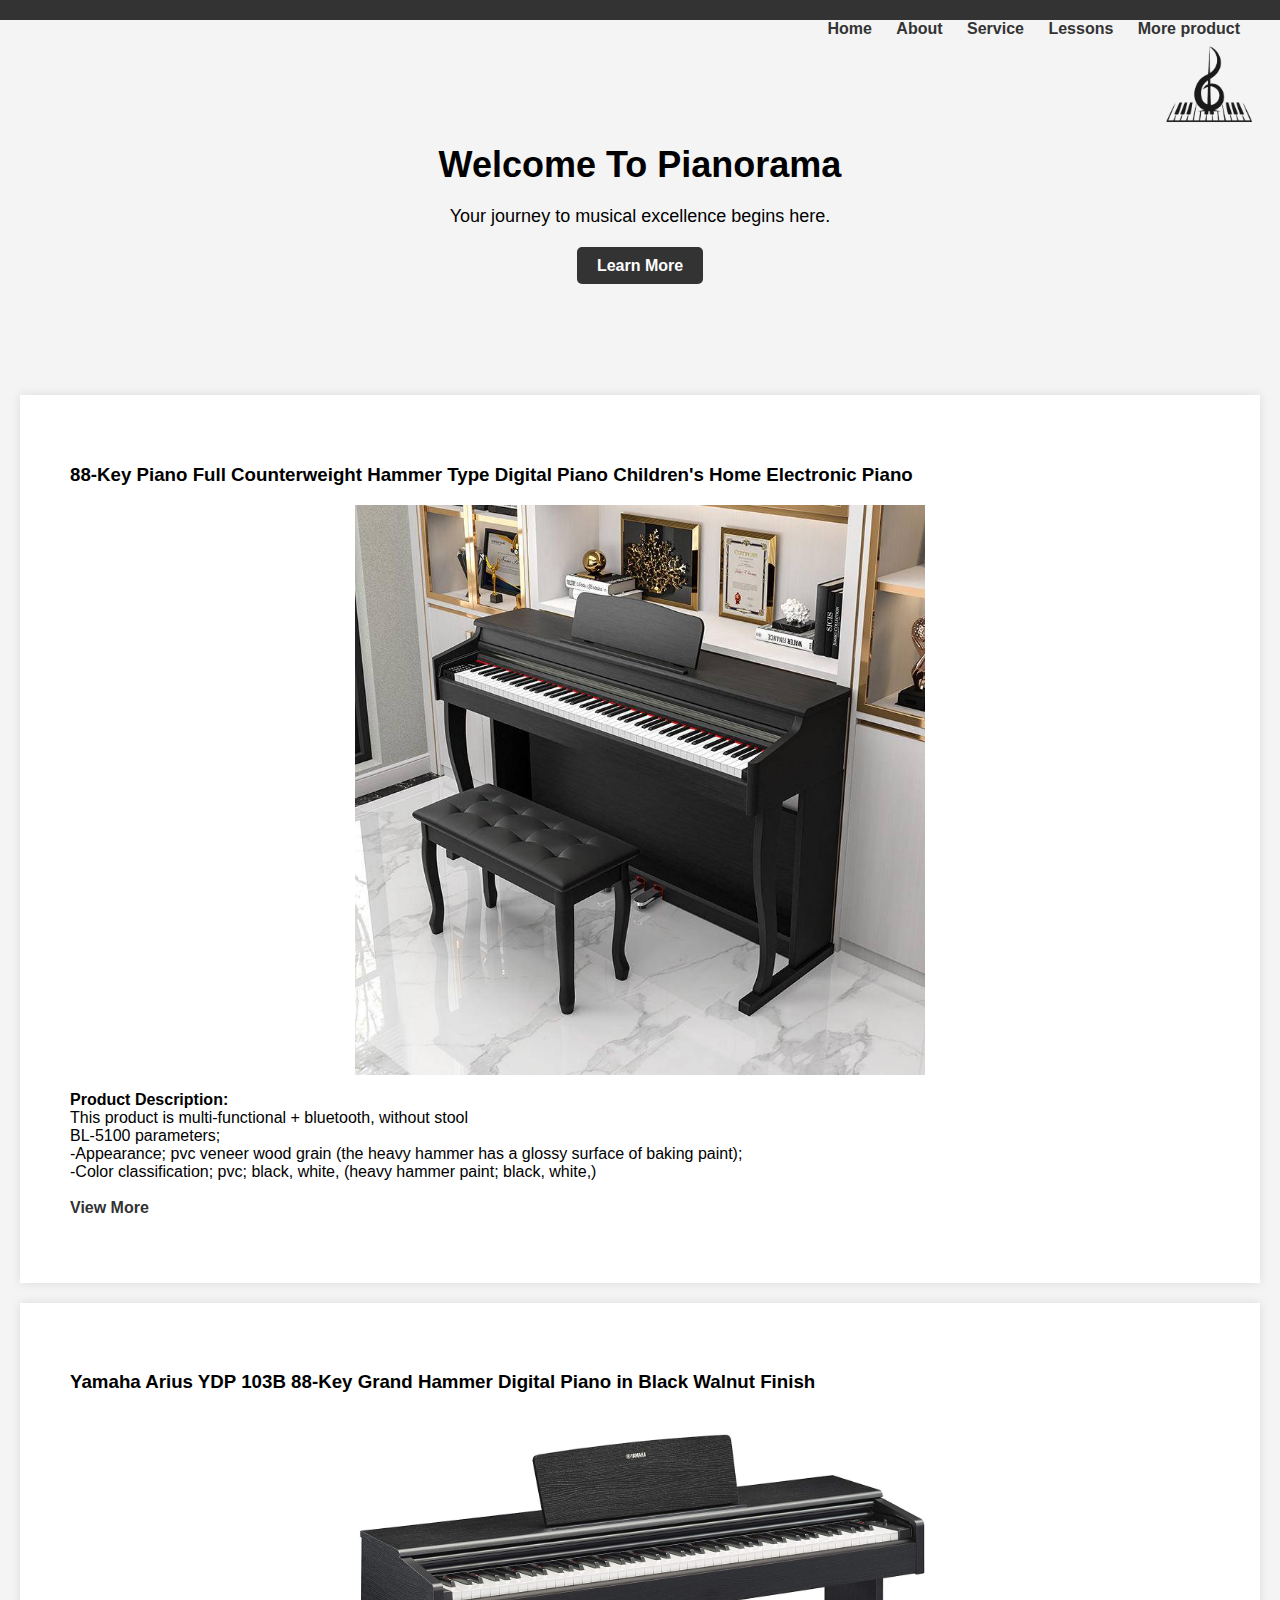
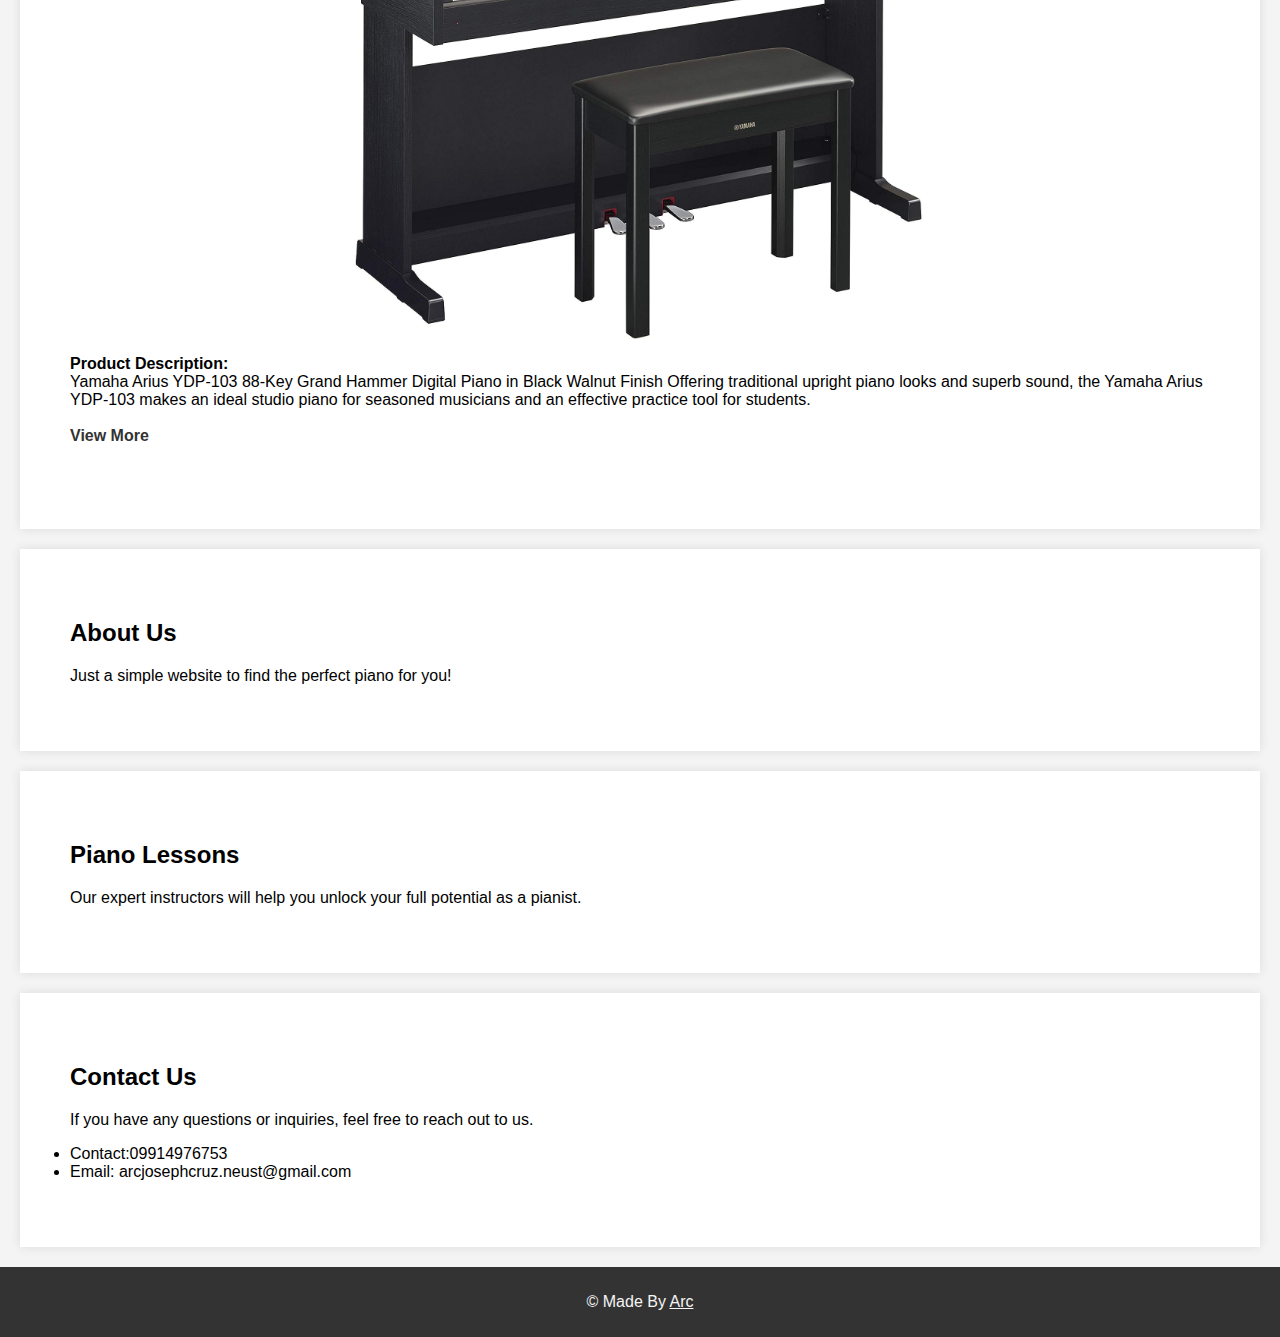
<file: index.html>
<!DOCTYPE html>
<html lang="en">
<head>
    <meta charset="UTF-8">
    <meta name="viewport" content="width=device-width, initial-scale=1.0">
    <link rel="stylesheet" href="css/analog.css">
    <title>Pianorama</title>
</head>
<body>
    <header>
        <nav>
            <img src="images/icon1.png" alt="Piano Icon" class="piano-icon">
            <ul class="hover">
                <li><a href=".//index.html">Home</a></li>
                <li><a href="#">About</a></li>
                <li><a href="#">Service</a></li>
                <li><a href="#">Lessons</a></li>
                <li><a href="#">More product</a></li>
            
            </ul>
        </nav>
    </header>

    <article class="hero">
        <h1>Welcome To Pianorama</h1>
        <p>Your journey to musical excellence begins here.</p>
        <a href="#" class="btn1">Learn More</a>
    </article>

    <section class="events">
        <h3>88-Key Piano Full Counterweight Hammer Type Digital Piano Children's Home Electronic Piano 
        
        </h3>
       <img class="center" src="images/sell1.jpg" alt="piano">
       <p>

       <b>Product Description: </b><br>
This product is multi-functional + bluetooth, without stool
<br>

BL-5100 parameters;
<br>
-Appearance; pvc veneer wood grain (the heavy hammer has a glossy surface of baking paint);
<br>
-Color classification; pvc; black, white, (heavy hammer paint; black, white,)
<br>
<br>

        <a class="view" href="pages/sell1.html"><b>View More</b></a>
        
       </p>
    </section>

    <section class="events">
        <h3>Yamaha Arius YDP 103B 88-Key Grand Hammer Digital Piano in Black Walnut Finish
            <br><br>
           
        </h3>
       <img class="center" src="images/sell2.jpg" alt="piano">
       <p>

       <b>Product Description: </b>
       <br>
       Yamaha Arius YDP-103 88-Key Grand Hammer Digital Piano in Black Walnut Finish

Offering traditional upright piano looks and superb sound, the Yamaha Arius YDP-103
 makes an ideal studio piano for seasoned musicians and an effective practice tool for students.
  <br><br>
<a class="view" href="pages/sell2.html"><b>View More</b></a>
</p>
<br>



    </section>


    <section class="about">
        <h2>About Us</h2>
        <p>Just a simple website to find the perfect piano for you!</p>
    </section>

    <section class="lessons">
        <h2>Piano Lessons</h2>
        <p>Our expert instructors will help you unlock your full potential as a pianist.</p>
    </section>

    

    <section class="contact">
        <h2>Contact Us</h2>
        <p>If you have any questions or inquiries, feel free to reach out to us.
            <ul>
                <li>Contact:09914976753</li>
                <li>Email: arcjosephcruz.neust@gmail.com</li>
                
            </ul>
        </p>
    </section>

    <footer>
        <p>&copy; Made By <a href="https://github.com/Arcyboy">Arc</a></p>
    </footer>
</body>
</html>
</file>
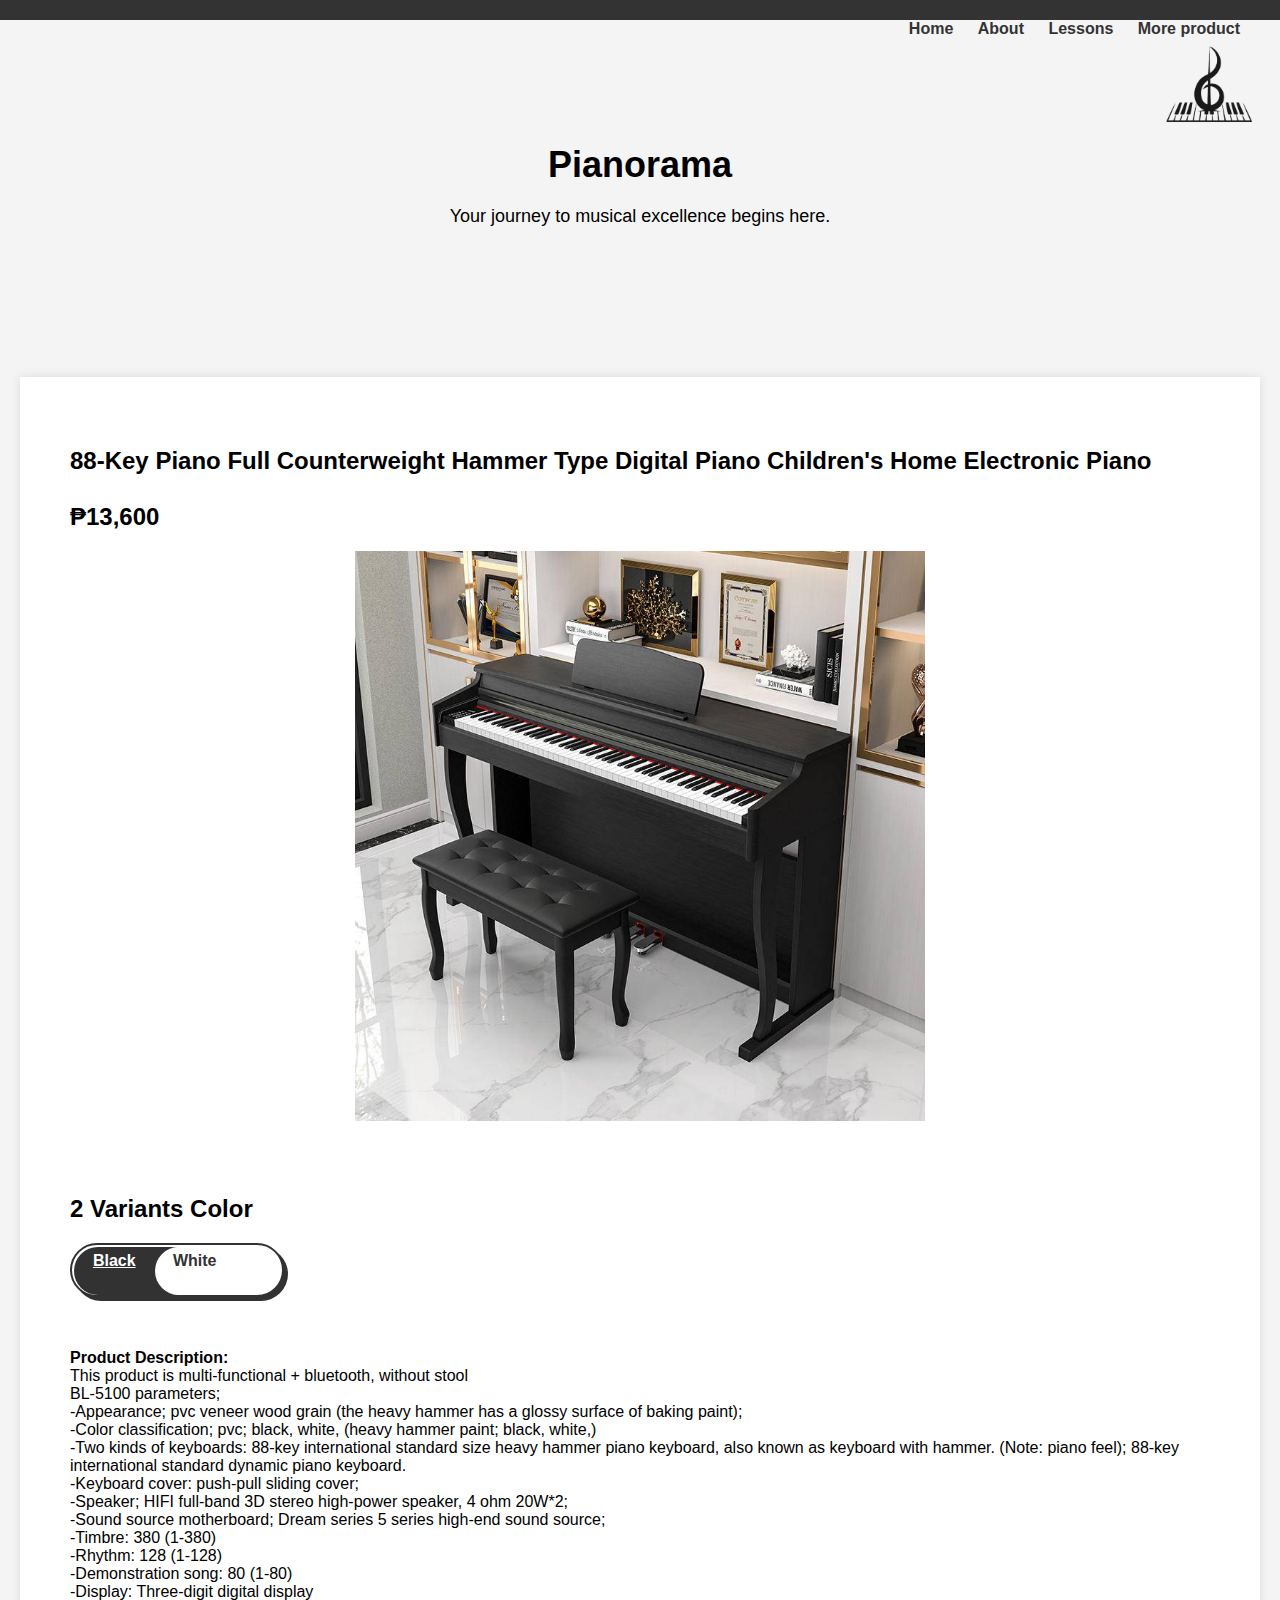
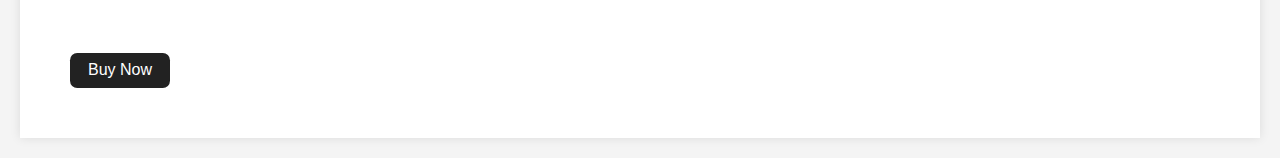
<file: pages/sell1.html>
<!DOCTYPE html>
<html lang="en">
<head>
    <meta charset="UTF-8">
    <meta name="viewport" content="width=device-width, initial-scale=1.0">
    <link rel="stylesheet" href="../css/analog.css">
    <title>Pianorama</title>
</head>
<body>
    <header>
        <nav>
            <img src="../images/icon1.png" alt="Piano Icon" class="piano-icon">
            <ul class="hover">
                <li><a href="../index.html">Home</a></li>
                <li><a href="#">About</a></li>
                <li><a href="#">Lessons</a></li>
                <li><a href="#">More product</a></li>
            
            </ul>
        </nav>
    </header>

    <article class="hero">
        <h1>Pianorama</h1>
        <p>Your journey to musical excellence begins here.</p>
        
    </article>

    <section class="events">
        
        <h2>88-Key Piano Full Counterweight Hammer Type Digital Piano Children's Home Electronic Piano 
            <br><br>₱13,600
        </h2>
       <img class="center" src="../images/sell1.jpg" alt="piano">
       <br><br><br>

       <h2>2 Variants Color</h2>
       <div class="wrapper">
        <div class="option">
          <input class="input" type="radio" name="btn" value="option1" checked="">
         <div class="btn">
            <a href="../pages/sell1.html" class="btn-link">
        <span class="span">Black</span>
        </a>
          </div>
        </div>
        <div class="option">
          <input class="input" type="radio" name="btn" value="option2">
          <div class="btn">
            <a href="../pages/sell1p2.html" class="btn-link">
            <span class="span">White</span>
        </a>
          </div>  </div>
        
        </div>
      </div>
      <br><br>
       <p>
        

       <b>Product Description: </b><br>
This product is multi-functional + bluetooth, without stool
<br>

BL-5100 parameters;
<br>
-Appearance; pvc veneer wood grain (the heavy hammer has a glossy surface of baking paint);
<br>
-Color classification; pvc; black, white, (heavy hammer paint; black, white,)
<br>
-Two kinds of keyboards: 88-key international standard size heavy hammer piano keyboard, also known as keyboard with hammer. (Note: piano feel); 88-key international standard dynamic piano keyboard.
<br>
-Keyboard cover: push-pull sliding cover;
<br>
-Speaker; HIFI full-band 3D stereo high-power speaker, 4 ohm 20W*2;
<br>
-Sound source motherboard; Dream series 5 series high-end sound source;
<br>
-Timbre: 380 (1-380)
<br>
-Rhythm: 128 (1-128)
<br>
-Demonstration song: 80 (1-80)
<br>
-Display: Three-digit digital display
<br>
<br><br>

<div data-tooltip="Price:₱13k" class="button">
    <div class="button-wrapper">
      <div class="text">Buy Now</div>
        <span class="icon">
          <svg viewBox="0 0 16 16" class="bi bi-cart2" fill="currentColor" height="16" width="16" xmlns="http://www.w3.org/2000/svg">
      <path d="M0 2.5A.5.5 0 0 1 .5 2H2a.5.5 0 0 1 .485.379L2.89 4H14.5a.5.5 0 0 1 .485.621l-1.5 6A.5.5 0 0 1 13 11H4a.5.5 0 0 1-.485-.379L1.61 3H.5a.5.5 0 0 1-.5-.5zM3.14 5l1.25 5h8.22l1.25-5H3.14zM5 13a1 1 0 1 0 0 2 1 1 0 0 0 0-2zm-2 1a2 2 0 1 1 4 0 2 2 0 0 1-4 0zm9-1a1 1 0 1 0 0 2 1 1 0 0 0 0-2zm-2 1a2 2 0 1 1 4 0 2 2 0 0 1-4 0z"></path>
    </svg>
        </span>
      </div>
    </div>

</body>
</html>
</file>
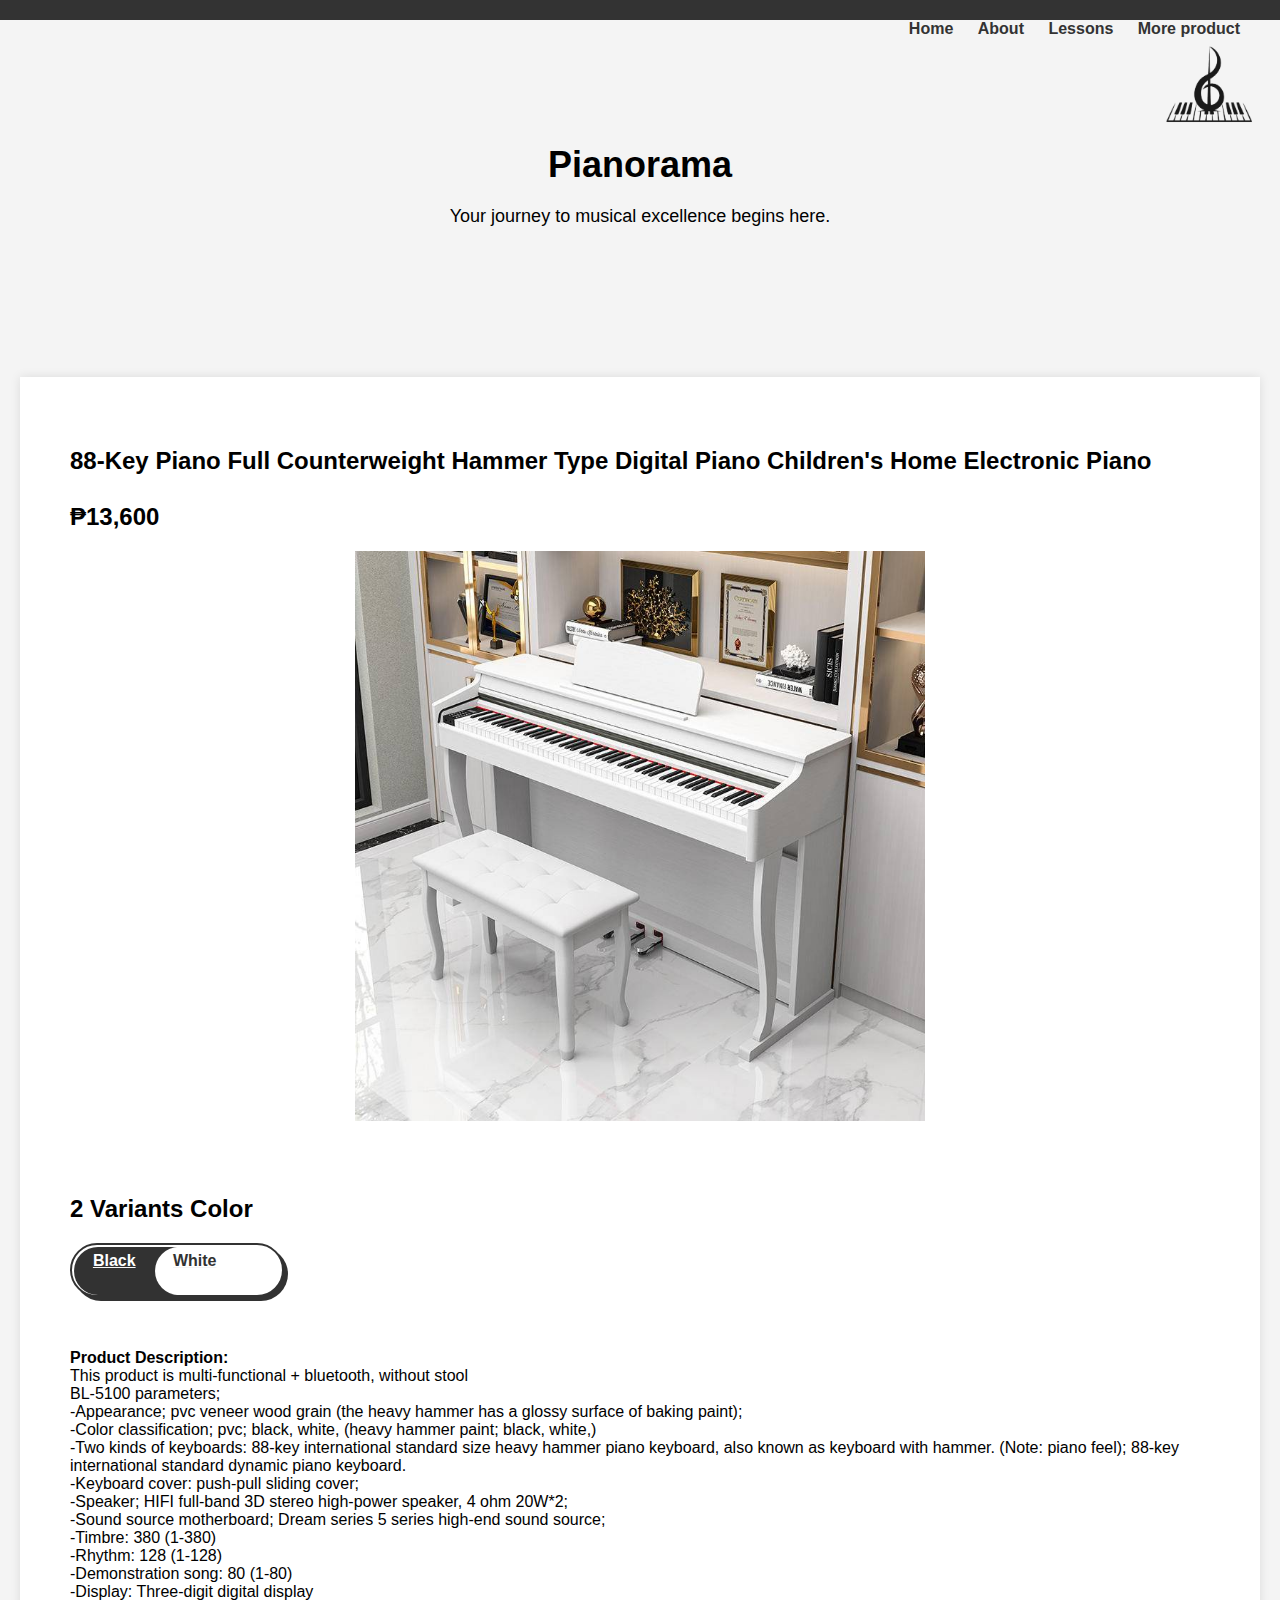
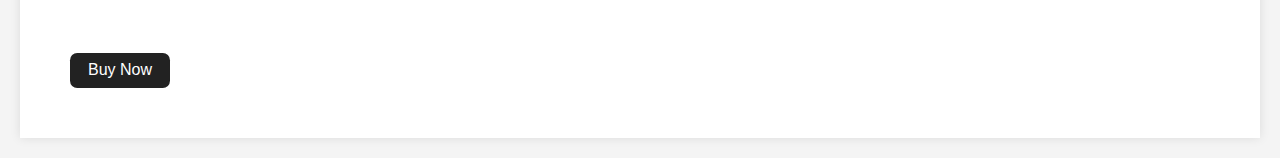
<file: pages/sell1p2.html>
<!DOCTYPE html>
<html lang="en">
<head>
    <meta charset="UTF-8">
    <meta name="viewport" content="width=device-width, initial-scale=1.0">
    <link rel="stylesheet" href="../css/analog.css">
    <title>Pianorama</title>
</head>
<body>
    <header>
        <nav>
            <img src="../images/icon1.png" alt="Piano Icon" class="piano-icon">
            <ul class="hover">
                <li><a href="../index.html">Home</a></li>
                <li><a href="#">About</a></li>
                <li><a href="#">Lessons</a></li>
                <li><a href="#">More product</a></li>
            
            </ul>
        </nav>
    </header>

    <article class="hero">
        <h1>Pianorama</h1>
        <p>Your journey to musical excellence begins here.</p>
        
    </article>

    <section class="events">
        <h2>88-Key Piano Full Counterweight Hammer Type Digital Piano Children's Home Electronic Piano 
            <br><br>₱13,600
        </h2>

       <img class="center" src="../images/sell1white.jpg" alt="piano">
       <br><br><br>
       <h2>2 Variants Color</h2>
       <div class="wrapper">
        <div class="option">
          <input class="input" type="radio" name="btn" value="option1" checked="">
         <div class="btn">
            <a href="../pages/sell1.html" class="btn-link">
        <span class="span">Black</span>
        </a>
          </div>
        </div>
        <div class="option">
          <input class="input" type="radio" name="btn" value="option2">
          <div class="btn">
            <a href="../pages/sell1p2.html" class="btn-link">
            <span class="span">White</span>
        </a>
          </div>  </div>
        
        </div>
      </div>
      <br><br>
       <p>
        

       <b>Product Description: </b><br>
This product is multi-functional + bluetooth, without stool
<br>

BL-5100 parameters;
<br>
-Appearance; pvc veneer wood grain (the heavy hammer has a glossy surface of baking paint);
<br>
-Color classification; pvc; black, white, (heavy hammer paint; black, white,)
<br>
-Two kinds of keyboards: 88-key international standard size heavy hammer piano keyboard, also known as keyboard with hammer. (Note: piano feel); 88-key international standard dynamic piano keyboard.
<br>
-Keyboard cover: push-pull sliding cover;
<br>
-Speaker; HIFI full-band 3D stereo high-power speaker, 4 ohm 20W*2;
<br>
-Sound source motherboard; Dream series 5 series high-end sound source;
<br>
-Timbre: 380 (1-380)
<br>
-Rhythm: 128 (1-128)
<br>
-Demonstration song: 80 (1-80)
<br>
-Display: Three-digit digital display
<br>
<br><br>

<div data-tooltip="Price:₱13k" class="button">
    <div class="button-wrapper">
      <div class="text">Buy Now</div>
        <span class="icon">
          <svg viewBox="0 0 16 16" class="bi bi-cart2" fill="currentColor" height="16" width="16" xmlns="http://www.w3.org/2000/svg">
      <path d="M0 2.5A.5.5 0 0 1 .5 2H2a.5.5 0 0 1 .485.379L2.89 4H14.5a.5.5 0 0 1 .485.621l-1.5 6A.5.5 0 0 1 13 11H4a.5.5 0 0 1-.485-.379L1.61 3H.5a.5.5 0 0 1-.5-.5zM3.14 5l1.25 5h8.22l1.25-5H3.14zM5 13a1 1 0 1 0 0 2 1 1 0 0 0 0-2zm-2 1a2 2 0 1 1 4 0 2 2 0 0 1-4 0zm9-1a1 1 0 1 0 0 2 1 1 0 0 0 0-2zm-2 1a2 2 0 1 1 4 0 2 2 0 0 1-4 0z"></path>
    </svg>
        </span>
      </div>
    </div>

</body>
</html>
</file>
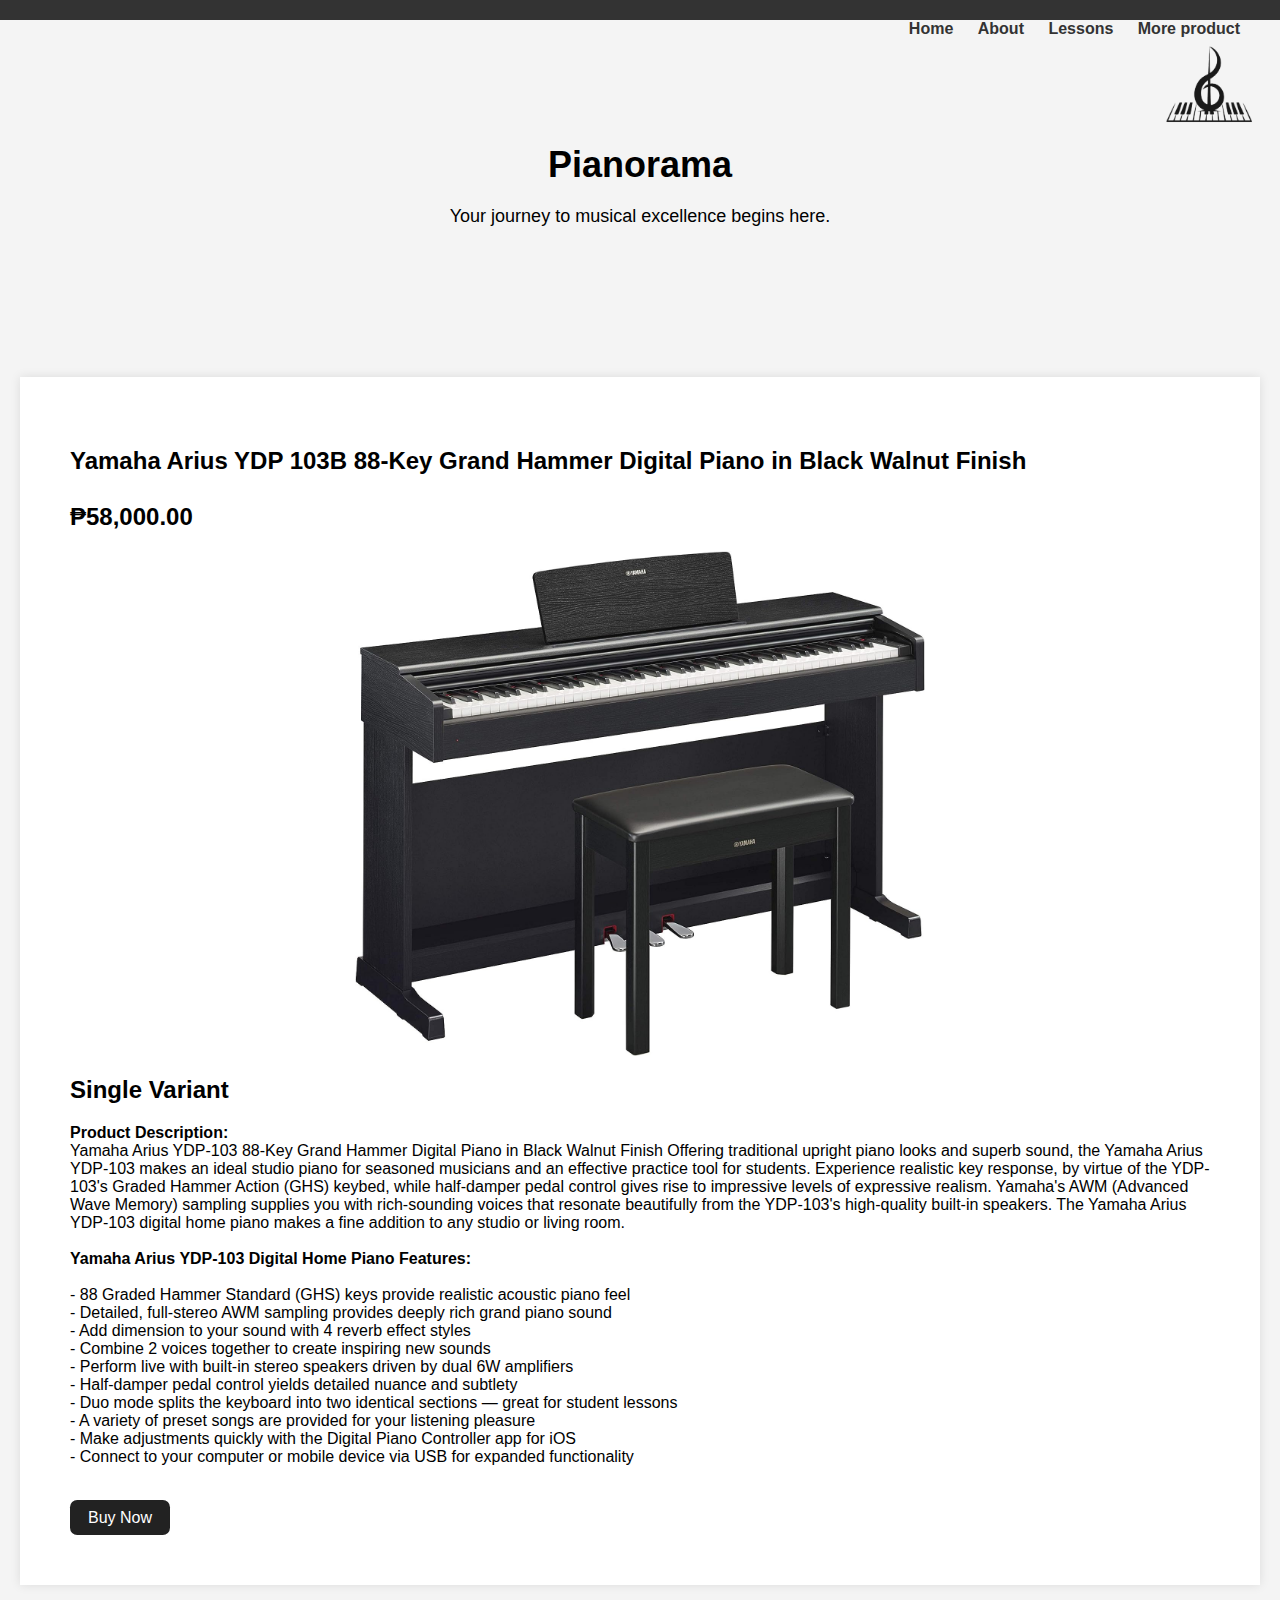
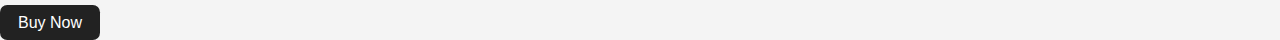
<file: pages/sell2.html>
<!DOCTYPE html>
<html lang="en">
<head>
    <meta charset="UTF-8">
    <meta name="viewport" content="width=device-width, initial-scale=1.0">
    <link rel="stylesheet" href="../css/analog.css">
    <title>Pianorama</title>
</head>
<body>
    <header>
        <nav>
            <img src="../images/icon1.png" alt="Piano Icon" class="piano-icon">
            <ul class="hover">
                <li><a href="../index.html">Home</a></li>
                <li><a href="#">About</a></li>
                <li><a href="#">Lessons</a></li>
                <li><a href="#">More product</a></li>
            
            </ul>
        </nav>
    </header>

    <article class="hero">
        <h1>Pianorama</h1>
        <p>Your journey to musical excellence begins here.</p>
        
    </article>

    <section class="events">
        <h2>Yamaha Arius YDP 103B 88-Key Grand Hammer Digital Piano in Black Walnut Finish
            <br><br>
            <b>₱58,000.00</b>
        </h2>
       <img class="center" src="../images/sell2.jpg" alt="piano">
       <p>
        <h2>Single Variant</h2>
       <b>Product Description: </b>
       <br>
       Yamaha Arius YDP-103 88-Key Grand Hammer Digital Piano in Black Walnut Finish

Offering traditional upright piano looks and superb sound, the Yamaha Arius YDP-103
 makes an ideal studio piano for seasoned musicians and an effective practice tool for students.
Experience realistic key response, by virtue of the YDP-103's Graded Hammer Action (GHS)
keybed, while half-damper pedal control gives rise to impressive levels of expressive realism.
Yamaha's AWM (Advanced Wave Memory) sampling supplies you with rich-sounding voices that
 resonate beautifully from the YDP-103's high-quality built-in speakers. The Yamaha Arius
  YDP-103 digital home piano makes a fine addition to any studio or living room.
  <br><br>
<b>Yamaha Arius YDP-103 Digital Home Piano Features:</b>
<br>
<br>
- 88 Graded Hammer Standard (GHS) keys provide realistic acoustic piano feel
<br>
- Detailed, full-stereo AWM sampling provides deeply rich grand piano sound
<br>
- Add dimension to your sound with 4 reverb effect styles
<br>
- Combine 2 voices together to create inspiring new sounds
<br>
- Perform live with built-in stereo speakers driven by dual 6W amplifiers
<br>
- Half-damper pedal control yields detailed nuance and subtlety
<br>
- Duo mode splits the keyboard into two identical sections — great for student lessons
<br>
- A variety of preset songs are provided for your listening pleasure
<br>
- Make adjustments quickly with the Digital Piano Controller app for iOS
<br>
- Connect to your computer or mobile device via USB for expanded functionality
<br><br>

</p>
<div data-tooltip="Price:₱58k" class="button">
    <div class="button-wrapper">
      <div class="text">Buy Now</div>
        <span class="icon">
          <svg viewBox="0 0 16 16" class="bi bi-cart2" fill="currentColor" height="16" width="16" xmlns="http://www.w3.org/2000/svg">
      <path d="M0 2.5A.5.5 0 0 1 .5 2H2a.5.5 0 0 1 .485.379L2.89 4H14.5a.5.5 0 0 1 .485.621l-1.5 6A.5.5 0 0 1 13 11H4a.5.5 0 0 1-.485-.379L1.61 3H.5a.5.5 0 0 1-.5-.5zM3.14 5l1.25 5h8.22l1.25-5H3.14zM5 13a1 1 0 1 0 0 2 1 1 0 0 0 0-2zm-2 1a2 2 0 1 1 4 0 2 2 0 0 1-4 0zm9-1a1 1 0 1 0 0 2 1 1 0 0 0 0-2zm-2 1a2 2 0 1 1 4 0 2 2 0 0 1-4 0z"></path>
    </svg>
        </span>
      </div>
    </div>


    </section>


<div data-tooltip="Price:₱13k" class="button">
    <div class="button-wrapper">
      <div class="text">Buy Now</div>
        <span class="icon">
          <svg viewBox="0 0 16 16" class="bi bi-cart2" fill="currentColor" height="16" width="16" xmlns="http://www.w3.org/2000/svg">
      <path d="M0 2.5A.5.5 0 0 1 .5 2H2a.5.5 0 0 1 .485.379L2.89 4H14.5a.5.5 0 0 1 .485.621l-1.5 6A.5.5 0 0 1 13 11H4a.5.5 0 0 1-.485-.379L1.61 3H.5a.5.5 0 0 1-.5-.5zM3.14 5l1.25 5h8.22l1.25-5H3.14zM5 13a1 1 0 1 0 0 2 1 1 0 0 0 0-2zm-2 1a2 2 0 1 1 4 0 2 2 0 0 1-4 0zm9-1a1 1 0 1 0 0 2 1 1 0 0 0 0-2zm-2 1a2 2 0 1 1 4 0 2 2 0 0 1-4 0z"></path>
    </svg>
        </span>
      </div>
    </div>

</body>
</html>
</file>
<file: css/analog.css>
body, ul {
    margin: 0;
    padding: 0;
}


body {
    font-family: Arial, sans-serif;
    background-color: #f4f4f4;
}


header {
    background-color: #333;
    color: #fff;
    padding: 10px 0;
}

nav ul {
    list-style: none;
    text-align: center;
}

nav ul li {
    display: inline;
    margin-right: 20px;
}

nav ul li a {
    text-decoration: none;
    color: #fff;
}


.hero {
    text-align: center;
    padding: 100px 0;
}

.hero h1 {
    font-size: 36px;
    margin-bottom: 20px;
}

.hero p {
    font-size: 18px;
    margin-bottom: 30px;
}
.btn1 {
  background-color: #333;
  color: #fff;
  padding: 10px 20px;
  border: none;
  text-decoration: none;
  font-weight: bold;
  border-radius: 5px;
}


.btn {
    background-color: #333;
    color: #fff;
    padding: 10px 20px;
    border: none;
    text-decoration: none;
    font-weight: bold;
    border-radius: 5px;
}


.about, .lessons, .events, .contact {
    padding: 50px;
    background-color: #fff;
    margin: 20px;
    box-shadow: 0 0 10px rgba(0, 0, 0, 0.1);
}

.about h2, .lessons h2, .events h2, .contact h2{
    font-size: 24px;
    margin-bottom: 20px;

}


footer {
    background-color: #333;
    color: #ffffff;
    text-align: center;
    padding: 10px 0;
}
footer, a	{
color: whitesmoke;
}

section:hover{
	background-color:white;
	transform: scale(1.01);

}
.piano-icon {
    position: absolute;
    top: 35px;
    right: 20px;
    width: 100px;
    height: 100px;
    z-index: 999;
    transition: transform 0.3s ease; 
}

@keyframes wiggle {
    0% { transform: rotate(0deg); }
    25% { transform: rotate(5deg); }
    50% { transform: rotate(0deg); }
    75% { transform: rotate(-5deg); }
    100% { transform: rotate(0deg); }
}


.piano-icon:hover {
    animation: wiggle 0.5s ease infinite;

}
.center {
	display: block;
	margin-left: auto;
  	margin-right: auto;
  	width: 50%;
}
.hover {
    position: absolute;
    top: 20px; 
    right: 20px;
    list-style: none;
}


.hover li {
    display: inline;
    margin-right: 20px;
}


.hover li a {
    text-decoration: none;
    color: #333;
    font-weight: bold;
    transition: color 0.3s ease; 
}


.hover li a:hover {
    color: #ff5733;
}


.view {
    color: #333; 
    text-decoration: none; 
    transition: color 0.3s ease;
}


.view:hover {
    color: red;
}

.button {
	--width: 100px;
	--height: 35px;
	--tooltip-height: 35px;
	--tooltip-width: 90px;
	--gap-between-tooltip-to-button: 18px;
	--button-color: #222;
	--tooltip-color: #fff;
	width: var(--width);
	height: var(--height);
	background: var(--button-color);
	position: relative;
	text-align: center;
	border-radius: 0.45em;
	font-family: "Arial";
	transition: background 0.3s;
  }
  
  .button::before {
	position: absolute;
	content: attr(data-tooltip);
	width: var(--tooltip-width);
	height: var(--tooltip-height);
	background-color: #555;
	font-size: 0.9rem;
	color: #fff;
	border-radius: .25em;
	line-height: var(--tooltip-height);
	bottom: calc(var(--height) + var(--gap-between-tooltip-to-button) + 10px);
	left: calc(50% - var(--tooltip-width) / 2);
  }
  
  .button::after {
	position: absolute;
	content: '';
	width: 0;
	height: 0;
	border: 10px solid transparent;
	border-top-color: #555;
	left: calc(50% - 10px);
	bottom: calc(100% + var(--gap-between-tooltip-to-button) - 10px);
  }
  
  .button::after,.button::before {
	opacity: 0;
	visibility: hidden;
	transition: all 0.5s;
  }
  
  .text {
	display: flex;
	align-items: center;
	justify-content: center;
  }
  
  .button-wrapper,.text,.icon {
	overflow: hidden;
	position: absolute;
	width: 100%;
	height: 100%;
	left: 0;
	color: #fff;
  }
  
  .text {
	top: 0
  }
  
  .text,.icon {
	transition: top 0.5s;
  }
  
  .icon {
	color: #fff;
	top: 100%;
	display: flex;
	align-items: center;
	justify-content: center;
  }
  
  .icon svg {
	width: 24px;
	height: 24px;
  }
  
  .button:hover {
	background: #222;
  }
  
  .button:hover .text {
	top: -100%;
  }
  
  .button:hover .icon {
	top: 0;
  }
  
  .button:hover:before,.button:hover:after {
	opacity: 1;
	visibility: visible;
  }
  
  .button:hover:after {
	bottom: calc(var(--height) + var(--gap-between-tooltip-to-button) - 20px);
  }
  
  .button:hover:before {
	bottom: calc(var(--height) + var(--gap-between-tooltip-to-button));
  }
  .wrapper {
	--font-color-dark: #323232;
	--font-color-light: #FFF;
	--bg-color:#fff;
	--main-color: #323232;
	position: relative;
	width: 210px;
	height: 50px;
	background-color: var(--bg-color);
	border: 2px solid var(--main-color);
	border-radius: 34px;
	display: flex;
	flex-direction: row;
	box-shadow: 4px 4px var(--main-color);
  }
  
  .option {
	width: 80.5px;
	height: 28px;
	position: relative;
	top: 2px;
	left: 2px;
  }
  
  .input {
	width: 100%;
	height: 100%;
	position: absolute;
	left: 0;
	top: 0;
	appearance: none;
	cursor: pointer;
  }
  
  .btn {
	width: 100%;
	height: 100%;
	background-color: var(--bg-color);
	border-radius: 50px;
	display: flex;
	justify-content: center;
	align-items: center;
  }
  
  .span {
	color: var(--font-color-dark);
  }
  
  .input:checked + .btn {
	background-color: var(--main-color);
  }
  
  .input:checked + .btn .span {
	color: var(--font-color-light);
  }
  
.btn-link {
    display: flex;
    justify-content: center;
    align-items: center;
    width: 100%;
    height: 100%;
    position: absolute;
    top: 0;
    left: 0;
    background: transparent;
    z-index: 1;
}
</file>
